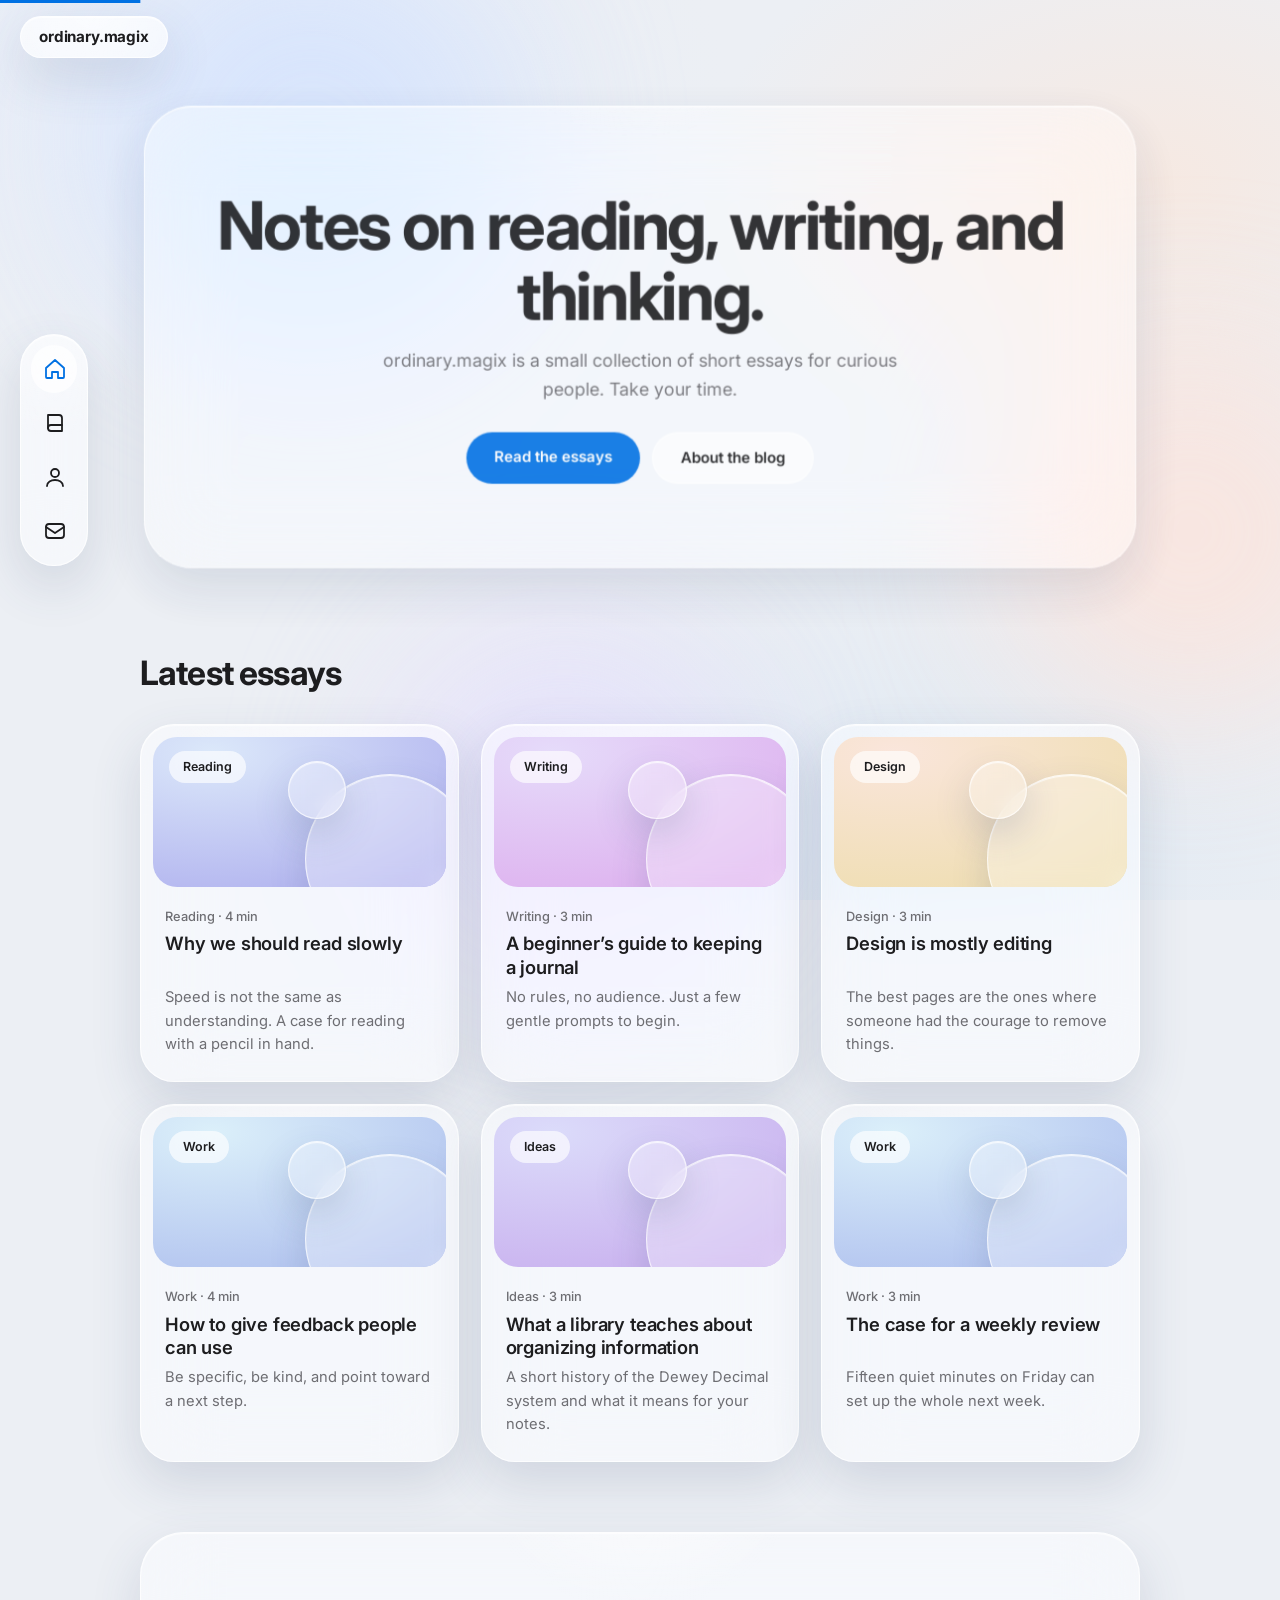
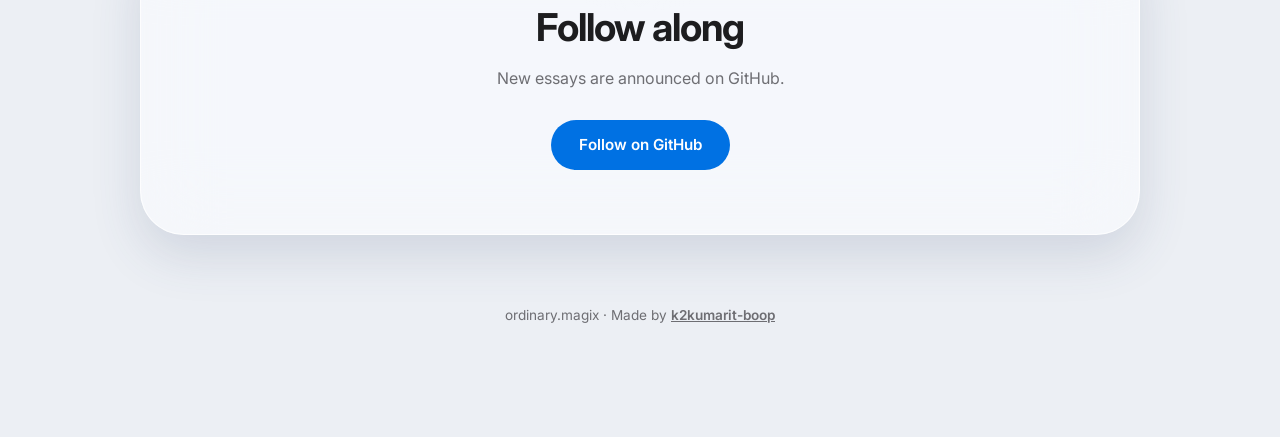
<file: index.html>
<!DOCTYPE html>
<html lang="en">

<head>
  <meta charset="utf-8">
  <meta name="viewport" content="width=device-width, initial-scale=1, viewport-fit=cover">
  <title>Sahulkumar</title>
  <link rel="stylesheet" href="style.css">
  <link rel="icon" href="/favicon.ico" sizes="any">
  <link rel="icon" href="/favicon.svg" type="image/svg+xml">
  <link rel="apple-touch-icon" href="/apple-touch-icon.png">
  <link rel="manifest" href="/site.webmanifest">
  <link rel="preconnect" href="https://fonts.googleapis.com">
  <link href="https://fonts.googleapis.com/css2?family=Inter:wght@400;500;600;700&display=swap" rel="stylesheet">
 </head>

<body>
  <div class="blob b1" data-s=".25"></div>
  <div class="blob b2" data-s="-.15"></div>
  <div class="blob b3" data-s="-.3"></div>
  <div class="bar" id="bar"></div>
  <a class="logo glass" href="#home">ordinary.magix</a>
  <nav class="tabs glass" id="tabs" aria-label="Main"></nav>
  <aside class="toc glass" id="toc" aria-label="On this page"></aside>
  <div class="orn glass" id="orn"><button id="copy" type="button">Copy link</button><button id="top" type="button">Back
      to top</button></div>
  <main id="app"></main>
  <footer>ordinary.magix · Made by <a href="https://github.com/k2kumarit-boop">k2kumarit-boop</a></footer>

  <script>
    (function () {
      var P = [
        {
          id: 'home', n: 'Home', s: 'Start here', h: 'Notes on reading, writing, and thinking.', l: 'ordinary.magix is a small collection of short essays for curious people. Take your time.', b: [
            { t: 'latest', h: 'Latest essays', n: 6 }, { t: 'follow' }]
        },
        { id: 'essays', n: 'Essays', s: 'All posts', h: 'Every essay, in one place.', l: 'Search by keyword or choose a topic.', b: [{ t: 'index' }] },
        {
          id: 'read-slowly', par: 'essays', d: 'Nov 2, 2026', q: 'Slowing down feels like losing time, but it is often the only way to gain anything from a page.', cat: 'Reading', m: '4 min', n: 'Why we should read slowly', sum: 'Speed is not the same as understanding. A case for reading with a pencil in hand.', s: 'Reading', h: 'Why we should read slowly.', l: 'Reading · 4 min read', b: [
            { t: 'article', p: ['Reading faster has become a quiet ambition. We skim headlines, scroll past paragraphs, and finish books with a sense that we’ve been somewhere without remembering the trip. Slowing down feels like losing time, but it is often the only way to gain anything from a page.', '## Slow reading is active reading', 'Keep a pencil nearby. Underline a sentence that surprises you, write a question in the margin, or note where you disagree. The marks are a conversation, and they make the text easier to remember.', '## Reread the parts that matter', 'You don’t need to reread an entire book. Go back to the chapter that changed your mind and read it again a week later. Familiar ideas often reveal new details the second time.', '## Make a small ritual', 'Choose a regular time, silence your phone, and read for twenty minutes. A short, protected session beats a long, distracted one.'] },
            { t: 'more', h: 'Keep reading' }]
        },
        {
          id: 'keep-a-journal', par: 'essays', d: 'Oct 26, 2026', q: 'A journal is the lowest-stakes form of writing there is.', cat: 'Writing', m: '3 min', n: 'A beginner’s guide to keeping a journal', sum: 'No rules, no audience. Just a few gentle prompts to begin.', s: 'Writing', h: 'A beginner’s guide to keeping a journal.', l: 'Writing · 3 min read', b: [
            { t: 'article', p: ['A journal is the lowest-stakes form of writing there is. No one will grade it, and no one has to read it. That makes it a good place to think.', '## Start with five minutes', 'Set a timer and write until it rings. If you don’t know what to say, write “I don’t know what to say” and see what comes next.', '## Use simple prompts', 'What happened today? What surprised me? What am I worried about? What am I looking forward to? Short questions are easier to answer than big ones.', '## Don’t edit yourself', 'Spelling, grammar, and neat handwriting don’t matter here. The point is to get thoughts out of your head and onto the page.', '## Look back sometimes', 'Once a month, reread a few entries. You may spot patterns in your moods, worries, and wins that are hard to notice day by day.'] },
            { t: 'more', h: 'Keep reading' }]
        },
        {
          id: 'design-is-editing', par: 'essays', d: 'Oct 19, 2026', q: 'When everything is emphasized, nothing is.', cat: 'Design', m: '3 min', n: 'Design is mostly editing', sum: 'The best pages are the ones where someone had the courage to remove things.', s: 'Design', h: 'Design is mostly editing.', l: 'Design · 3 min read', b: [
            { t: 'article', p: ['When people imagine design, they picture adding: color, shapes, features. In practice a large part of the work is taking things away.', '## Ask what each element is for', 'Look at any page and ask what job each piece does. If you can’t name it, it may not belong.', '## Make one thing the star', 'When everything is emphasized, nothing is. Choose one main idea per screen or page and let the rest support it.', '## Use space as a tool', 'White space is not wasted space. It gives the eye a place to rest and shows which things belong together.', '## Edit again tomorrow', 'Return with fresh eyes. You will almost always find one more thing to cut.'] },
            { t: 'more', h: 'Keep reading' }]
        },
        {
          id: 'useful-feedback', par: 'essays', d: 'Oct 12, 2026', q: 'Feedback is a gift only when the receiver can do something with it.', cat: 'Work', m: '4 min', n: 'How to give feedback people can use', sum: 'Be specific, be kind, and point toward a next step.', s: 'Work', h: 'How to give feedback people can use.', l: 'Work · 4 min read', b: [
            { t: 'article', p: ['Feedback is a gift only when the receiver can do something with it. “This is confusing” helps less than it seems, and “great job” helps even less.', '## Describe what you saw', 'Start with a specific observation: “The second paragraph introduces three ideas at once.” It focuses on the work, not the person.', '## Explain the effect', 'Say how it landed for you: “I lost track of the main point.” This helps the other person see the gap between intent and result.', '## Suggest a next step', 'Offer one idea to try: “Maybe split it into two paragraphs.” Keep it as an offer, not an order.', '## Balance the good', 'Mention what works so it doesn’t get edited away. Specific praise teaches as much as criticism.'] },
            { t: 'more', h: 'Keep reading' }]
        },
        {
          id: 'what-libraries-teach', par: 'essays', d: 'Oct 5, 2026', q: 'The system moves from broad to specific.', cat: 'Ideas', m: '3 min', n: 'What a library teaches about organizing information', sum: 'A short history of the Dewey Decimal system and what it means for your notes.', s: 'Ideas', h: 'What a library teaches about organizing information.', l: 'Ideas · 3 min read', b: [
            { t: 'article', p: ['A library is a solution to a problem we all face: too much information and too little time. How it sorts books can help you sort your own notes and files.', '## Ten big shelves', 'In 1876, Melvil Dewey published the system that bears his name, the Dewey Decimal Classification. It divides knowledge into ten main classes and then splits each into smaller topics using decimals.', '## Why it works', 'The system moves from broad to specific. You can find a book by following a short path instead of searching every shelf.', '## Try it with your notes', 'Sort your files into a few broad folders, then add subfolders only when a folder grows crowded. Simple structures are easier to keep up than clever ones.'] },
            { t: 'more', h: 'Keep reading' }]
        },
        {
          id: 'weekly-review', par: 'essays', d: 'Sep 28, 2026', q: 'A clean list is easier to trust.', cat: 'Work', m: '3 min', n: 'The case for a weekly review', sum: 'Fifteen quiet minutes on Friday can set up the whole next week.', s: 'Work', h: 'The case for a weekly review.', l: 'Work · 3 min read', b: [
            { t: 'article', p: ['Daily to-do lists keep you moving, but they rarely let you step back. A weekly review is a short pause to look at the bigger picture.', '## Look back', 'Read through your calendar and notes. What went well? What took longer than expected? What did you avoid?', '## Clear the clutter', 'Close open tabs, file loose notes, and delete tasks that no longer matter. A clean list is easier to trust.', '## Look ahead', 'Pick the two or three things that matter most next week and put them in your calendar before anything else fills the space.'] },
            { t: 'more', h: 'Keep reading' }]
        },
        {
          id: 'about', n: 'About', s: 'The blog', h: 'Notes in the margin.', l: 'ordinary.magix is a small blog of essays on reading, writing, design, and thinking. Each piece is short enough to finish and thoughtful enough to remember.', b: [
            { t: 'cols', h: 'What we value', i: [['Short essays', 'Ideas you can finish in a few minutes.'], ['Plain language', 'No jargon unless it is explained first.'], ['Room to think', 'Every piece ends with something to try.']] }]
        },
        { id: 'contact', n: 'Contact', s: 'Say hello', h: 'Say hello.', l: 'Want to suggest a topic or send a note? Reach out on GitHub.', b: [{ t: 'link', i: ['Open GitHub profile', 'https://github.com/k2kumarit-boop'] }] }];
      var HUE = { Reading: 215, Writing: 260, Design: 20, Work: 200, Ideas: 240 };
      var ICON = {
        home: '<path d="M3 11l9-8 9 8v9a1 1 0 0 1-1 1h-5v-6H9v6H4a1 1 0 0 1-1-1z"/>',
        essays: '<path d="M5 4h11a3 3 0 0 1 3 3v13H8a3 3 0 0 1-3-3z"/><path d="M5 17a3 3 0 0 1 3-3h11"/>',
        about: '<circle cx="12" cy="8" r="4"/><path d="M4 21c0-4 4-6 8-6s8 2 8 6"/>',
        contact: '<rect x="3" y="5" width="18" height="14" rx="3"/><path d="M3 8l9 6 9-6"/>'
      };
      var calm = window.matchMedia('(prefers-reduced-motion: reduce)').matches;
      var app = document.getElementById('app'), bar = document.getElementById('bar'), toc = document.getElementById('toc'), orn = document.getElementById('orn'), copyB = document.getElementById('copy');
      var curP = null, io = null, docH = 1, par = [], heads = [], tbs = [], cur = 0, target = 0, hero = null;
      function esc(s) { return s.replace(/&/g, '&amp;').replace(/</g, '&lt;') }
      function posts() { return P.filter(function (p) { return p.cat }) }
      function cats() { var c = ['All']; posts().forEach(function (p) { if (c.indexOf(p.cat) < 0) c.push(p.cat) }); return c }
      function cover(q, big) {
        var d = function (s) { return big ? ' data-s="' + s + '"' : '' };
        return '<div class="cv' + (big ? ' rv' : '') + '" style="--h:' + HUE[q.cat] + (big ? ';--ch:clamp(200px,34vw,320px)' : '') + '"><i' + d('-.05') + '></i><i' + d('-.1') + '></i><b>' + q.cat + '</b></div>'
      }
      function card(q, j) {
        return '<a class="card glass rv" style="--i:' + (j % 3) + '" href="#' + q.id + '" data-c="' + q.cat + '" data-t="' + (q.n + ' ' + q.sum).toLowerCase() + '">' + cover(q) +
          '<div class="tx"><small>' + q.cat + ' · ' + q.m + '</small><h3>' + q.n + '</h3><p>' + q.sum + '</p></div></a>'
      }
      document.getElementById('tabs').innerHTML = P.filter(function (p) { return !p.par }).map(function (p) {
        return '<a href="#' + p.id + '" data-id="' + p.id + '" aria-label="' + p.n + '"><svg viewBox="0 0 24 24" aria-hidden="true">' + ICON[p.id] + '</svg><span>' + p.n + '</span></a>'
      }).join('');
      function blk(b) {
        var h = b.h ? '<h2 class="rv">' + b.h + '</h2>' : '', body = '';
        if (b.t === 'latest') body = '<div class="grid">' + posts().slice(0, b.n).map(card).join('') + '</div>';
        if (b.t === 'more') {
          var s = posts().filter(function (q) { return q.id !== curP.id });
          s.sort(function (a, c) { return (c.cat === curP.cat) - (a.cat === curP.cat) }); body = '<div class="grid">' + s.slice(0, 2).map(card).join('') + '</div>'
        }
        if (b.t === 'index') body = '<div class="tools rv"><input id="q" type="search" placeholder="Search essays" aria-label="Search essays"><div class="chips" id="chips">' +
          cats().map(function (c, j) { return '<button type="button" class="chip' + (j ? '' : ' on') + '" data-c="' + c + '">' + c + '</button>' }).join('') + '</div></div><div class="grid" id="pgrid">' + posts().map(card).join('') + '</div><p class="empty" id="empty" hidden>No essays match your search.</p>';
        if (b.t === 'cols') body = '<div class="grid">' + b.i.map(function (c, j) { return '<div class="card glass rv" style="--i:' + j + '"><div class="tx"><h3>' + c[0] + '</h3><p>' + c[1] + '</p></div></div>' }).join('') + '</div>';
        if (b.t === 'article') {
          var k = 0; return '<section class="wrap">' + cover(curP, true) + '<article class="read glass rv">' + b.p.map(function (s, n) {
            var o = s.indexOf('## ') === 0 ? '<h2 id="h' + (k++) + '">' + esc(s.slice(3)) + '</h2>' : '<p>' + esc(s) + '</p>';
            return o + (n === 2 && curP.q ? '<blockquote>' + esc(curP.q) + '</blockquote>' : '')
          }).join('') + '</article>' +
            '<div class="author glass rv"><span class="av">K</span><div><b>k2kumarit-boop</b><span>Writes short essays on reading, writing, design, and thinking.</span></div><a class="btn" href="https://github.com/k2kumarit-boop">Follow on GitHub</a></div></section>'
        }
        if (b.t === 'follow') return '<section class="wrap sec"><div class="follow glass rv"><h2>Follow along</h2><p>New essays are announced on GitHub.</p><div class="btns"><a class="btn" href="https://github.com/k2kumarit-boop">Follow on GitHub</a></div></div></section>';
        if (b.t === 'link') body = '<div class="btns"><a class="btn rv" href="' + b.i[1] + '">' + b.i[0] + '</a></div>';
        return '<section class="wrap sec">' + h + body + '</section>';
      }
      function bindFilter() {
        var q = document.getElementById('q'); if (!q) return; var cat = 'All';
        function run() {
          var t = q.value.trim().toLowerCase(), n = 0;
          document.querySelectorAll('#pgrid .card').forEach(function (c) { var ok = (cat === 'All' || c.dataset.c === cat) && (!t || c.dataset.t.indexOf(t) > -1); c.style.display = ok ? '' : 'none'; if (ok) n++ });
          document.getElementById('empty').hidden = n > 0
        }
        q.addEventListener('input', run);
        document.getElementById('chips').addEventListener('click', function (e) {
          var b = e.target.closest('.chip'); if (!b) return; cat = b.dataset.c;
          document.querySelectorAll('.chip').forEach(function (x) { x.classList.toggle('on', x === b) }); run()
        });
      }
      function render() {
        var id = location.hash.slice(1), i = P.findIndex(function (p) { return p.id === id });
        if (i < 0) i = 0; var p = P[i]; curP = p;
        document.title = p.n + ' · ordinary.magix';
        var words = p.h.split(' ').map(function (w, j) { return '<span class="w" style="--i:' + j + '">' + w + '</span>' }).join(' ');
        var meta = p.cat ? p.cat + ' · ' + p.m + ' read · ' + p.d + ' · By k2kumarit-boop' : p.l;
        var h = i === 0 ? '<section class="wrap hero"><div class="hw glass" id="heroIn"><h1>' + words + '</h1><p class="lede">' + p.l + '</p><div class="btns"><a class="btn" href="#essays">Read the essays</a><a class="btn g" href="#about">About the blog</a></div></div></section>'
          : '<section class="wrap hero"><h1>' + words + '</h1><p class="lede">' + meta + '</p></section>';
        app.innerHTML = '<div class="page">' + h + p.b.map(blk).join('') + '</div>';
        window.scrollTo({ top: 0, behavior: 'auto' });
        hero = document.getElementById('heroIn');
        heads = [].slice.call(document.querySelectorAll('.read h2'));
        toc.innerHTML = heads.length ? '<b>On this page</b>' + heads.map(function (x, j) { return '<button type="button" data-j="' + j + '">' + x.textContent + '</button>' }).join('') : '';
        toc.classList.toggle('on', heads.length > 0); tbs = [].slice.call(toc.querySelectorAll('button'));
        orn.dataset.post = p.cat ? '1' : ''; orn.classList.remove('show');
        par = [].slice.call(document.querySelectorAll('[data-s]')).map(function (e) { return [e, +e.dataset.s] });
        document.querySelectorAll('.tabs a').forEach(function (a) { var on = a.dataset.id === (p.par || p.id); a.classList.toggle('on', on); if (on) a.setAttribute('aria-current', 'page'); else a.removeAttribute('aria-current') });
        cur = target = 0; docH = document.documentElement.scrollHeight - window.innerHeight || 1; observe(); bindFilter();
      }
      function observe() {
        var els = document.querySelectorAll('.rv'); if (io) io.disconnect();
        if ('IntersectionObserver' in window) {
          io = new IntersectionObserver(function (es) { es.forEach(function (e) { if (e.isIntersecting) { e.target.classList.add('in'); io.unobserve(e.target) } }) }, { threshold: .12 });
          els.forEach(function (e) { io.observe(e) });
        } else els.forEach(function (e) { e.classList.add('in') });
      }
      toc.addEventListener('click', function (e) { var b = e.target.closest('button'); if (b) heads[+b.dataset.j].scrollIntoView({ behavior: calm ? 'auto' : 'smooth', block: 'start' }) });
      document.getElementById('top').addEventListener('click', function () { window.scrollTo({ top: 0, behavior: calm ? 'auto' : 'smooth' }) });
      copyB.addEventListener('click', function () {
        var u = location.href;
        function ok() { copyB.textContent = 'Copied'; setTimeout(function () { copyB.textContent = 'Copy link' }, 1600) }
        function fb() {
          var t = document.createElement('textarea'); t.value = u; document.body.appendChild(t); t.select();
          try { document.execCommand('copy'); ok() } catch (e) { copyB.textContent = 'Copy failed' } document.body.removeChild(t)
        }
        if (navigator.clipboard && navigator.clipboard.writeText) { navigator.clipboard.writeText(u).then(ok, fb) } else fb();
      });
      document.addEventListener('pointermove', function (e) {
        var g = e.target.closest && e.target.closest('.glass'); if (!g) return;
        var r = g.getBoundingClientRect(); g.style.setProperty('--px', (e.clientX - r.left) + 'px'); g.style.setProperty('--py', (e.clientY - r.top) + 'px');
      });
      function frame() {
        cur += (target - cur) * (calm ? 1 : .1); if (Math.abs(target - cur) < .05) cur = target;
        var q = cur / docH; bar.style.transform = 'scaleX(' + (q < 0 ? 0 : q > 1 ? 1 : q) + ')';
        for (var i = 0; i < par.length; i++)par[i][0].style.transform = 'translate3d(0,' + (cur * par[i][1]) + 'px,0)';
        if (hero) { var hp = Math.min(cur / (window.innerHeight * .9), 1); hero.style.transform = 'translate3d(0,' + (-hp * 40) + 'px,0) scale(' + (1 - hp * .05) + ')'; hero.style.opacity = 1 - hp * .7 }
        if (heads.length) {
          var a = 0; heads.forEach(function (x, j) { if (x.getBoundingClientRect().top < window.innerHeight * .4) a = j });
          tbs.forEach(function (b, j) { b.classList.toggle('on', j === a) })
        }
        requestAnimationFrame(frame);
      }
      function sc() { target = window.scrollY; orn.classList.toggle('show', !!orn.dataset.post && target > 260) }
      window.addEventListener('scroll', sc, { passive: true });
      window.addEventListener('resize', function () { docH = document.documentElement.scrollHeight - window.innerHeight || 1 });
      window.addEventListener('load', function () { docH = document.documentElement.scrollHeight - window.innerHeight || 1 });
      window.addEventListener('hashchange', render);
      render(); cur = target = window.scrollY; sc(); frame();
    })();
  </script>
</body>

</html>
</file>
<file: style.css>
:root {
      box-sizing: border-box;
      padding-top: env(safe-area-inset-top, 0px);
      padding-bottom: env(safe-area-inset-bottom, 0px);
      --env1: #eceff4;
      --env2: #e8eef9;
      --env3: #f6e9e2;
      --env4: #dfe9f3;
      --b1: #cfe0ff;
      --b2: #ffe1d6;
      --b3: #e4dcff;
      --glass: rgba(255, 255, 255, .5);
      --glass2: rgba(255, 255, 255, .72);
      --glass-b: rgba(255, 255, 255, .75);
      --hi: rgba(255, 255, 255, .7);
      --text: #1d1d1f;
      --muted: #6e6e73;
      --accent: #0071e3;
      --on-accent: #ffffff;
      --shadow: 0 20px 50px rgba(60, 80, 120, .16);
      --cl1: 92%;
      --cl2: 80%;
      --chip-bg: rgba(255, 255, 255, .65);
      --chip-fg: #1d1d1f;
    }

    @media (prefers-color-scheme:dark) {
      :root:not([data-theme="light"]) {
        --env1: #0f1218;
        --env2: #16203a;
        --env3: #2a1c2c;
        --env4: #14243a;
        --b1: #2a4a8a;
        --b2: #5a3350;
        --b3: #3a3472;
        --glass: rgba(255, 255, 255, .1);
        --glass2: rgba(40, 46, 60, .62);
        --glass-b: rgba(255, 255, 255, .2);
        --hi: rgba(255, 255, 255, .22);
        --text: #f5f5f7;
        --muted: #a1a1a6;
        --accent: #64b5ff;
        --on-accent: #04152b;
        --shadow: 0 20px 50px rgba(0, 0, 0, .45);
        --cl1: 40%;
        --cl2: 24%;
        --chip-bg: rgba(255, 255, 255, .18);
        --chip-fg: #f5f5f7;
      }
    }

    :root[data-theme="dark"] {
      --env1: #0f1218;
      --env2: #16203a;
      --env3: #2a1c2c;
      --env4: #14243a;
      --b1: #2a4a8a;
      --b2: #5a3350;
      --b3: #3a3472;
      --glass: rgba(255, 255, 255, .1);
      --glass2: rgba(40, 46, 60, .62);
      --glass-b: rgba(255, 255, 255, .2);
      --hi: rgba(255, 255, 255, .22);
      --text: #f5f5f7;
      --muted: #a1a1a6;
      --accent: #64b5ff;
      --on-accent: #04152b;
      --shadow: 0 20px 50px rgba(0, 0, 0, .45);
      --cl1: 40%;
      --cl2: 24%;
      --chip-bg: rgba(255, 255, 255, .18);
      --chip-fg: #f5f5f7;
    }

    html {
      scroll-behavior: smooth;
      scroll-padding-top: env(safe-area-inset-top, 0px)
    }

    *,
    *::before,
    *::after {
      box-sizing: inherit
    }

    body {
      margin: 0;
      overflow-x: hidden;
      color: var(--text);
      line-height: 1.6;
      font-family: -apple-system, BlinkMacSystemFont, "SF Pro Display", "SF Pro Text", "Inter", system-ui, "Segoe UI", sans-serif;
      background: radial-gradient(60% 50% at 15% 10%, var(--env2) 0, transparent 70%), radial-gradient(50% 45% at 90% 20%, var(--env3) 0, transparent 70%),
        radial-gradient(60% 50% at 70% 95%, var(--env4) 0, transparent 70%), var(--env1);
      background-attachment: fixed
    }

    a {
      color: inherit
    }

    :focus-visible {
      outline: 3px solid var(--accent);
      outline-offset: 3px
    }

    .blob {
      position: fixed;
      border-radius: 50%;
      filter: blur(80px);
      opacity: .65;
      pointer-events: none;
      z-index: 0;
      will-change: transform
    }

    .b1 {
      width: 420px;
      height: 420px;
      background: var(--b1);
      top: -100px;
      left: 8%
    }

    .b2 {
      width: 380px;
      height: 380px;
      background: var(--b2);
      top: 40%;
      right: -100px
    }

    .b3 {
      width: 360px;
      height: 360px;
      background: var(--b3);
      bottom: -120px;
      left: 30%
    }

    .glass {
      background: radial-gradient(260px circle at var(--px, 50%) var(--py, -30%), var(--hi), transparent 65%), var(--glass);
      border: 1px solid var(--glass-b);
      box-shadow: var(--shadow), inset 0 1px 1px rgba(255, 255, 255, .7);
      -webkit-backdrop-filter: blur(40px) saturate(180%);
      backdrop-filter: blur(40px) saturate(180%)
    }

    .bar {
      position: fixed;
      left: 0;
      top: 0;
      height: 3px;
      width: 100%;
      z-index: 60;
      background: var(--accent);
      transform-origin: left;
      transform: scaleX(0)
    }

    a.logo {
      position: fixed;
      z-index: 40;
      left: 20px;
      top: calc(env(safe-area-inset-top, 0px) + 16px);
      padding: 8px 18px;
      border-radius: 999px;
      text-decoration: none;
      font-weight: 700;
      font-size: .95rem;
      letter-spacing: -.01em
    }

    .tabs {
      position: fixed;
      z-index: 40;
      left: 20px;
      top: 50%;
      transform: translateY(-50%);
      width: 68px;
      padding: 10px;
      border-radius: 36px;
      display: flex;
      flex-direction: column;
      gap: 6px;
      overflow: hidden;
      transition: width .4s cubic-bezier(.2, .8, .2, 1)
    }

    .tabs:hover,
    .tabs:focus-within {
      width: 200px
    }

    .tabs a {
      display: flex;
      align-items: center;
      gap: 14px;
      height: 48px;
      padding: 0 12px;
      border-radius: 26px;
      text-decoration: none;
      color: var(--text);
      white-space: nowrap;
      font-size: .92rem;
      font-weight: 600;
      transition: background .25s, color .25s
    }

    .tabs a:hover {
      background: var(--hi)
    }

    .tabs a.on {
      background: var(--hi);
      color: var(--accent)
    }

    .tabs svg {
      flex: none;
      width: 24px;
      height: 24px;
      fill: none;
      stroke: currentColor;
      stroke-width: 1.8;
      stroke-linecap: round;
      stroke-linejoin: round
    }

    .tabs span {
      opacity: 0;
      transition: opacity .3s
    }

    .tabs:hover span,
    .tabs:focus-within span {
      opacity: 1
    }

    main {
      position: relative;
      z-index: 1
    }

    .page {
      animation: enter .6s cubic-bezier(.2, .8, .2, 1)
    }

    @keyframes enter {
      from {
        opacity: 0;
        transform: translateY(24px)
      }
    }

    .wrap {
      max-width: 1000px;
      margin: 0 auto;
      padding: 0 24px
    }

    @media (min-width:860px) and (max-width:1300px) {
      .wrap {
        padding-left: 116px
      }
    }

    .hero {
      padding: 110px 0 10px;
      text-align: center
    }

    .hw {
      border-radius: 48px;
      padding: clamp(34px, 7vw, 84px) clamp(22px, 5vw, 64px);
      text-align: center;
      will-change: transform, opacity
    }

    h1 {
      font-size: clamp(2.3rem, 6vw, 4.2rem);
      line-height: 1.06;
      font-weight: 700;
      letter-spacing: -.035em;
      margin: 0 0 16px
    }

    .hero h1 {
      max-width: 20ch;
      margin-inline: auto
    }

    h1 .w {
      display: inline-block;
      opacity: 0;
      transform: translateY(22px);
      animation: rise .8s cubic-bezier(.2, .8, .2, 1) forwards;
      animation-delay: calc(var(--i) * 70ms + 100ms)
    }

    @keyframes rise {
      to {
        opacity: 1;
        transform: none
      }
    }

    .lede {
      color: var(--muted);
      font-size: 1.12rem;
      max-width: 52ch;
      margin: 0 auto;
      opacity: 0;
      animation: rise .8s ease .55s forwards
    }

    .btns {
      display: flex;
      gap: 12px;
      justify-content: center;
      flex-wrap: wrap;
      margin-top: 28px
    }

    .btn {
      font: inherit;
      font-size: .95rem;
      font-weight: 600;
      border: 0;
      border-radius: 999px;
      padding: 13px 28px;
      cursor: pointer;
      background: var(--accent);
      color: var(--on-accent);
      text-decoration: none;
      display: inline-block;
      transition: transform .25s, box-shadow .25s
    }

    .btn:hover {
      transform: translateY(-2px);
      box-shadow: 0 12px 28px rgba(0, 113, 227, .3)
    }

    .btn.g {
      background: var(--glass2);
      color: var(--text);
      border: 1px solid var(--glass-b)
    }

    .sec {
      padding: 60px 0 10px
    }

    .sec>h2 {
      font-size: clamp(1.5rem, 3.4vw, 2.1rem);
      margin: 0 0 24px;
      font-weight: 700;
      letter-spacing: -.025em
    }

    .grid {
      display: grid;
      grid-template-columns: repeat(auto-fit, minmax(290px, 1fr));
      gap: 22px;
      align-items: stretch;
      grid-auto-rows: 1fr
    }

    .card {
      display: flex;
      flex-direction: column;
      border-radius: 34px;
      padding: 12px 12px 24px;
      text-decoration: none;
      transition: transform .4s cubic-bezier(.2, .8, .2, 1), box-shadow .4s
    }

    a.card:hover {
      transform: translateY(-6px);
      box-shadow: 0 30px 60px rgba(60, 80, 120, .22), inset 0 1px 1px rgba(255, 255, 255, .7)
    }

    .card .tx {
      padding: 16px 12px 0;
      flex: 1
    }

    .card small {
      color: var(--muted);
      font-size: .8rem;
      font-weight: 500
    }

    .card h3 {
      margin: 4px 0 6px;
      font-size: 1.15rem;
      line-height: 1.3;
      font-weight: 600;
      letter-spacing: -.01em;
      display: -webkit-box;
      -webkit-line-clamp: 2;
      -webkit-box-orient: vertical;
      overflow: hidden;
      min-height: 2.6em
    }

    .card p {
      margin: 0;
      color: var(--muted);
      font-size: .92rem;
      display: -webkit-box;
      -webkit-line-clamp: 3;
      -webkit-box-orient: vertical;
      overflow: hidden;
      min-height: 4.8em
    }

    .cv {
      position: relative;
      overflow: hidden;
      isolation: isolate;
      border-radius: 24px;
      height: var(--ch, 150px);
      background: radial-gradient(120% 120% at 20% 10%, hsl(var(--h) 75% var(--cl1)) 0, hsl(calc(var(--h) + 25) 65% var(--cl2)) 100%)
    }

    .cv i {
      position: absolute;
      display: block;
      border-radius: 50%;
      background: rgba(255, 255, 255, .32);
      border: 1px solid rgba(255, 255, 255, .7);
      box-shadow: inset 0 1px 1px rgba(255, 255, 255, .8), 0 16px 36px rgba(60, 80, 120, .18);
      -webkit-backdrop-filter: blur(10px);
      backdrop-filter: blur(10px)
    }

    .cv i:nth-child(1) {
      width: 58%;
      aspect-ratio: 1;
      right: -10%;
      bottom: -38%
    }

    .cv i:nth-child(2) {
      width: 20%;
      aspect-ratio: 1;
      left: 46%;
      top: 16%
    }

    .cv b {
      position: absolute;
      left: 16px;
      top: 14px;
      z-index: 2;
      font-size: .78rem;
      font-weight: 600;
      padding: 6px 14px;
      border-radius: 999px;
      background: var(--chip-bg);
      color: var(--chip-fg);
      -webkit-backdrop-filter: blur(14px);
      backdrop-filter: blur(14px)
    }

    .tools {
      display: flex;
      flex-wrap: wrap;
      gap: 14px;
      align-items: center;
      margin-bottom: 28px
    }

    .tools input {
      flex: 1 1 220px;
      font: inherit;
      padding: 13px 22px;
      border-radius: 999px;
      border: 1px solid var(--glass-b);
      background: var(--glass2);
      color: var(--text)
    }

    .tools input::placeholder {
      color: var(--muted)
    }

    .chips {
      display: flex;
      flex-wrap: wrap;
      gap: 8px
    }

    .chip {
      font: inherit;
      font-size: .84rem;
      font-weight: 600;
      padding: 9px 18px;
      border-radius: 999px;
      border: 1px solid var(--glass-b);
      background: var(--glass2);
      color: var(--text);
      cursor: pointer;
      transition: background .25s, color .25s
    }

    .chip.on {
      background: var(--accent);
      color: var(--on-accent);
      border-color: transparent
    }

    .empty {
      text-align: center;
      color: var(--muted)
    }

    .read {
      max-width: 720px;
      margin: 28px auto 0;
      border-radius: 44px;
      padding: clamp(26px, 5vw, 60px);
      font-size: 1.12rem;
      line-height: 1.8;
      background: var(--glass2)
    }

    .read p {
      margin: 0 0 1.25em
    }

    .read h2 {
      font-size: 1.4rem;
      margin: 1.8em 0 .5em;
      letter-spacing: -.02em;
      font-weight: 700;
      scroll-margin-top: 90px
    }

    .read blockquote {
      margin: 1.6em 0;
      padding: 24px 28px;
      border-radius: 30px;
      font-size: 1.4rem;
      line-height: 1.45;
      font-weight: 600;
      letter-spacing: -.015em;
      background: var(--glass);
      border: 1px solid var(--glass-b);
      box-shadow: inset 0 1px 1px rgba(255, 255, 255, .7)
    }

    .author {
      max-width: 720px;
      margin: 22px auto 0;
      border-radius: 34px;
      padding: 22px 26px;
      display: flex;
      gap: 18px;
      align-items: center;
      flex-wrap: wrap
    }

    .av {
      flex: none;
      width: 56px;
      height: 56px;
      border-radius: 50%;
      display: grid;
      place-items: center;
      font-weight: 700;
      font-size: 1.25rem;
      color: #fff;
      background: radial-gradient(circle at 30% 25%, rgba(255, 255, 255, .85), var(--accent) 75%)
    }

    .author div {
      flex: 1 1 220px
    }

    .author b {
      display: block
    }

    .author span {
      color: var(--muted);
      font-size: .9rem
    }

    .author .btn {
      padding: 10px 22px
    }

    .follow {
      border-radius: 44px;
      padding: clamp(30px, 6vw, 64px);
      text-align: center
    }

    .follow h2 {
      margin: 0 0 8px;
      font-size: clamp(1.6rem, 4vw, 2.4rem);
      letter-spacing: -.025em
    }

    .follow p {
      margin: 0;
      color: var(--muted)
    }

    .toc {
      position: fixed;
      right: 24px;
      top: 50%;
      transform: translateY(-50%);
      z-index: 20;
      width: 210px;
      border-radius: 28px;
      padding: 16px 12px;
      display: none
    }

    @media (min-width:1300px) {
      .toc.on {
        display: block
      }
    }

    .toc b {
      display: block;
      font-size: .72rem;
      color: var(--muted);
      padding: 0 10px 8px;
      font-weight: 600
    }

    .toc button {
      display: block;
      width: 100%;
      text-align: left;
      font: inherit;
      font-size: .84rem;
      font-weight: 500;
      color: var(--text);
      background: none;
      border: 0;
      border-radius: 16px;
      padding: 9px 12px;
      cursor: pointer;
      transition: background .25s, color .25s
    }

    .toc button.on {
      background: var(--hi);
      color: var(--accent);
      font-weight: 600
    }

    .toc button:hover {
      background: var(--hi)
    }

    .orn {
      position: fixed;
      left: 50%;
      bottom: calc(env(safe-area-inset-bottom, 0px) + 24px);
      z-index: 35;
      display: flex;
      gap: 4px;
      padding: 6px;
      border-radius: 999px;
      transform: translate(-50%, 40px);
      opacity: 0;
      visibility: hidden;
      transition: transform .5s cubic-bezier(.2, .8, .2, 1), opacity .4s, visibility .4s
    }

    .orn.show {
      transform: translate(-50%, 0);
      opacity: 1;
      visibility: visible
    }
 
    .orn button {
      font: inherit;
      font-size: .84rem;
      font-weight: 600;
      color: var(--text);
      background: none;
      border: 0;
      border-radius: 999px;
      padding: 10px 20px;
      cursor: pointer;
      transition: background .25s
    }

    .orn button:hover {
      background: var(--hi)
    }

    .rv {
      opacity: 0;
      transform: translateY(32px);
      transition: opacity .8s ease, transform .9s cubic-bezier(.2, .8, .2, 1);
      transition-delay: calc(var(--i, 0) * 110ms)
    }

    .rv.in {
      opacity: 1;
      transform: none
    }

    footer {
      text-align: center;
      color: var(--muted);
      font-size: .85rem;
      padding: 60px 20px 110px
    }

    footer a {
      font-weight: 600
    }

    @media (max-width:859px) {
      .tabs {
        left: 50%;
        top: auto;
        bottom: calc(env(safe-area-inset-bottom, 0px) + 14px);
        transform: translateX(-50%);
        width: auto;
        flex-direction: row;
        padding: 8px;
        border-radius: 999px
      }

      .tabs:hover,
      .tabs:focus-within {
        width: auto
      }

      .tabs a {
        padding: 0 14px
      }

      .tabs span {
        display: none
      }

      .orn {
        bottom: calc(env(safe-area-inset-bottom, 0px) + 92px)
      }

      a.logo {
        left: 16px
      }
    }

    @media (prefers-reduced-motion:reduce) {
      html {
        scroll-behavior: auto
      }

      .page,
      h1 .w,
      .lede {
        animation: none;
        opacity: 1;
        transform: none
      }

      .rv {
        opacity: 1;
        transform: none;
        transition: none
      }
    }
</file>
